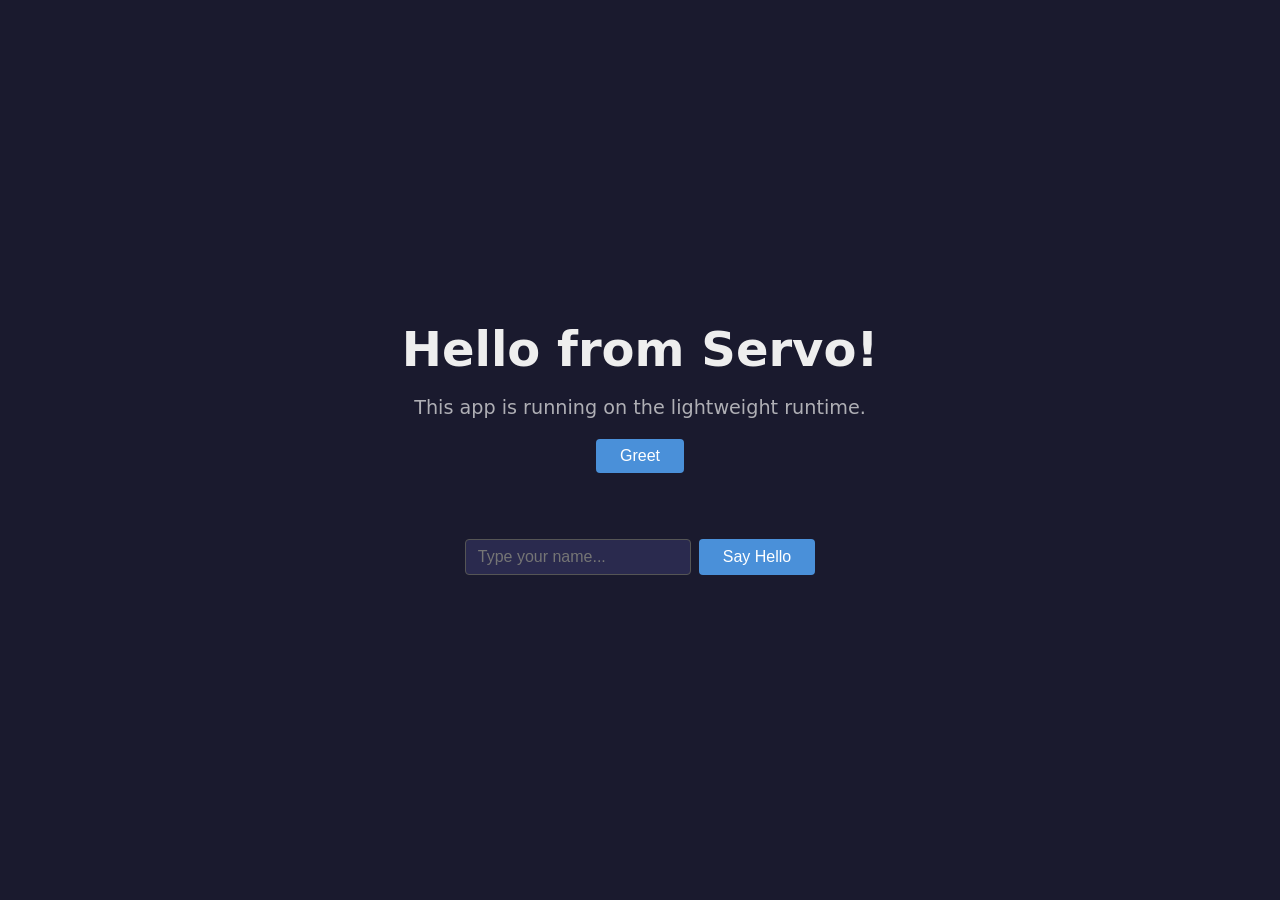
<file: examples/hello-world/frontend/index.html>
<!DOCTYPE html>
<html>
<head>
    <meta charset="utf-8">
    <title>Hello World</title>
    <style>
        body {
            font-family: system-ui, sans-serif;
            display: flex;
            justify-content: center;
            align-items: center;
            min-height: 100vh;
            margin: 0;
            background: #1a1a2e;
            color: #eee;
        }
        .container { text-align: center; max-width: 500px; }
        h1 { font-size: 3rem; margin-bottom: 0.5rem; }
        p { font-size: 1.2rem; opacity: 0.7; }
        button {
            padding: 0.5rem 1.5rem;
            font-size: 1rem;
            border: none;
            border-radius: 4px;
            background: #4a90d9;
            color: #fff;
            cursor: pointer;
        }
        button:hover { background: #357abd; }
        #result { margin-top: 1rem; font-size: 1.1rem; min-height: 1.5em; }
        .input-row {
            display: flex;
            gap: 0.5rem;
            margin-top: 1.5rem;
            justify-content: center;
        }
        input[type="text"] {
            padding: 0.5rem 0.75rem;
            font-size: 1rem;
            border: 1px solid #555;
            border-radius: 4px;
            background: #2a2a4e;
            color: #eee;
            outline: none;
            width: 200px;
        }
        input[type="text"]:focus {
            border-color: #4a90d9;
        }
        #echo-result {
            margin-top: 0.75rem;
            font-size: 1rem;
            opacity: 0.8;
            min-height: 1.5em;
        }
    </style>
</head>
<body>
    <div class="container">
        <h1>Hello from Servo!</h1>
        <p>This app is running on the lightweight runtime.</p>

        <button onclick="greet()">Greet</button>
        <div id="result"></div>

        <div class="input-row">
            <input type="text" id="name-input" placeholder="Type your name...">
            <button onclick="greetByName()">Say Hello</button>
        </div>
        <div id="echo-result"></div>
    </div>
    <script>
        async function greet() {
            if (!window.__runtime) return;
            const response = await window.__runtime.invoke('greet', { name: 'Servo' });
            document.getElementById('result').textContent = response.greeting;
        }

        async function greetByName() {
            if (!window.__runtime) return;
            const name = document.getElementById('name-input').value || 'World';
            const response = await window.__runtime.invoke('greet', { name });
            document.getElementById('echo-result').textContent = response.greeting;
        }

        document.getElementById('name-input').addEventListener('keydown', function(e) {
            if (e.key === 'Enter') greetByName();
        });
    </script>
</body>
</html>
</file>
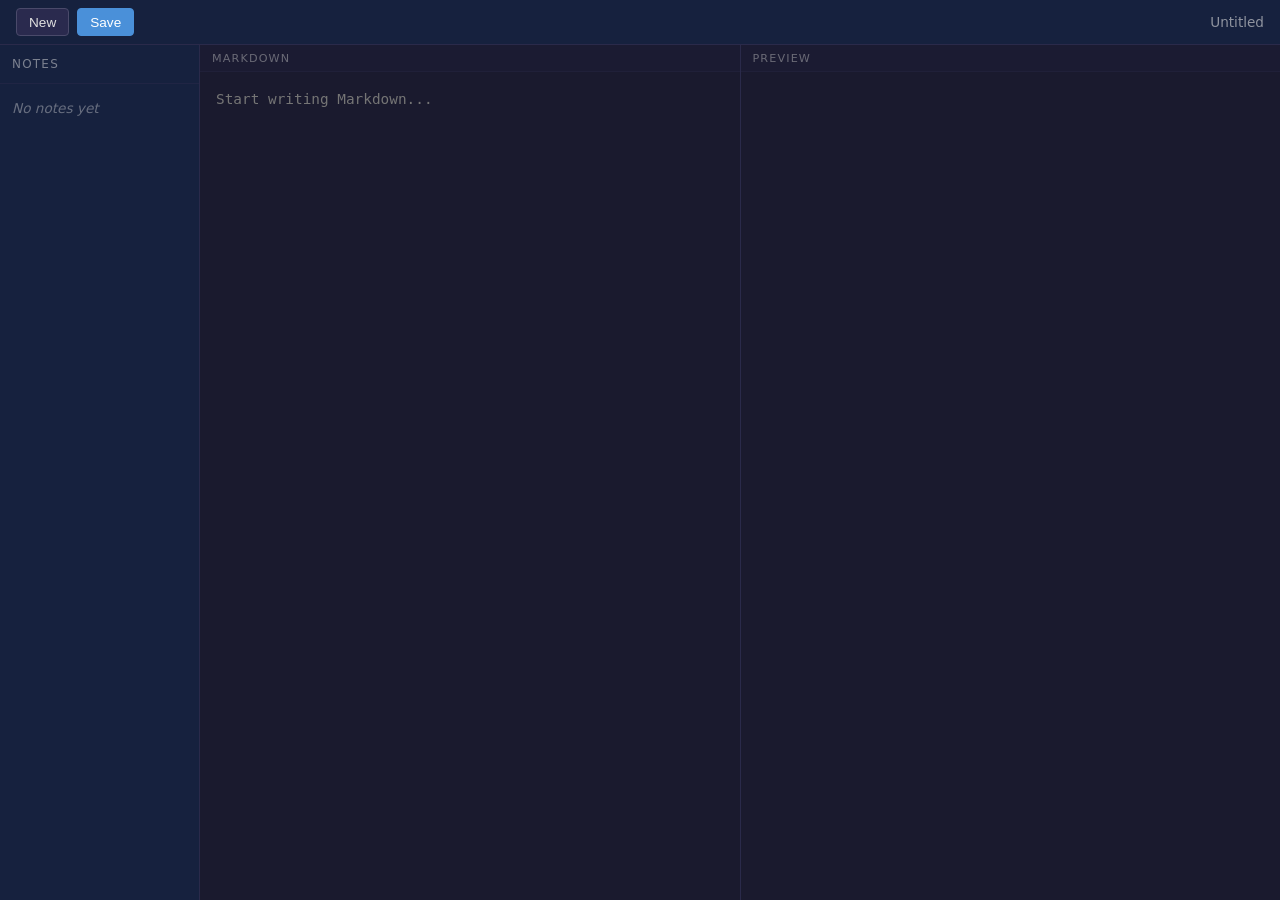
<file: examples/markdown-notes/frontend/index.html>
<!DOCTYPE html>
<html>
<head>
    <meta charset="utf-8">
    <title>Markdown Notes</title>
    <style>
        * { margin: 0; padding: 0; box-sizing: border-box; }

        body {
            font-family: system-ui, -apple-system, sans-serif;
            background: #1a1a2e;
            color: #e0e0e0;
            height: 100vh;
            display: flex;
            flex-direction: column;
            overflow: hidden;
        }

        /* Toolbar */
        .toolbar {
            display: flex;
            align-items: center;
            gap: 0.5rem;
            padding: 0.5rem 1rem;
            background: #16213e;
            border-bottom: 1px solid #2a2a4a;
        }
        .toolbar button {
            padding: 0.35rem 0.75rem;
            font-size: 0.85rem;
            border: 1px solid #4a4a6a;
            border-radius: 4px;
            background: #2a2a4e;
            color: #e0e0e0;
            cursor: pointer;
        }
        .toolbar button:hover { background: #3a3a5e; }
        .toolbar button.primary {
            background: #4a90d9;
            border-color: #4a90d9;
            color: #fff;
        }
        .toolbar button.primary:hover { background: #357abd; }
        .toolbar .note-name {
            margin-left: auto;
            font-size: 0.85rem;
            opacity: 0.6;
        }

        /* Main layout */
        .main {
            display: flex;
            flex: 1;
            min-height: 0;
        }

        /* Sidebar */
        .sidebar {
            width: 200px;
            background: #16213e;
            border-right: 1px solid #2a2a4a;
            display: flex;
            flex-direction: column;
            overflow: hidden;
        }
        .sidebar-header {
            padding: 0.75rem;
            font-size: 0.75rem;
            text-transform: uppercase;
            letter-spacing: 0.1em;
            opacity: 0.5;
            border-bottom: 1px solid #2a2a4a;
        }
        .sidebar-list {
            flex: 1;
            overflow-y: auto;
        }
        .sidebar-item {
            display: flex;
            align-items: center;
            padding: 0.5rem 0.75rem;
            cursor: pointer;
            font-size: 0.9rem;
            border-bottom: 1px solid rgba(255,255,255,0.05);
        }
        .sidebar-item:hover { background: rgba(255,255,255,0.05); }
        .sidebar-item.active { background: rgba(74,144,217,0.2); }
        .sidebar-item .name { flex: 1; overflow: hidden; text-overflow: ellipsis; white-space: nowrap; }
        .sidebar-item .delete {
            opacity: 0;
            padding: 0 0.25rem;
            cursor: pointer;
            color: #e74c3c;
        }
        .sidebar-item:hover .delete { opacity: 0.7; }
        .sidebar-item .delete:hover { opacity: 1; }
        .sidebar-empty {
            padding: 1rem 0.75rem;
            font-size: 0.85rem;
            opacity: 0.4;
            font-style: italic;
        }

        /* Editor + Preview */
        .editor-area {
            flex: 1;
            display: flex;
            min-width: 0;
        }
        .editor-pane, .preview-pane {
            flex: 1;
            min-width: 0;
            display: flex;
            flex-direction: column;
        }
        .pane-header {
            padding: 0.4rem 0.75rem;
            font-size: 0.7rem;
            text-transform: uppercase;
            letter-spacing: 0.1em;
            opacity: 0.4;
            background: #1e1e3a;
            border-bottom: 1px solid #2a2a4a;
        }
        .editor-pane { border-right: 1px solid #2a2a4a; }

        textarea {
            flex: 1;
            width: 100%;
            padding: 1rem;
            background: #1a1a2e;
            color: #e0e0e0;
            border: none;
            outline: none;
            resize: none;
            font-family: 'Fira Code', 'Cascadia Code', 'Consolas', monospace;
            font-size: 0.9rem;
            line-height: 1.6;
            tab-size: 4;
        }

        .preview {
            flex: 1;
            padding: 1rem;
            overflow-y: auto;
            line-height: 1.6;
        }

        /* Markdown preview styles */
        .preview h1 { font-size: 1.8rem; margin: 0 0 0.75rem; color: #fff; border-bottom: 1px solid #2a2a4a; padding-bottom: 0.3rem; }
        .preview h2 { font-size: 1.4rem; margin: 1.2rem 0 0.5rem; color: #fff; border-bottom: 1px solid #2a2a4a; padding-bottom: 0.2rem; }
        .preview h3 { font-size: 1.15rem; margin: 1rem 0 0.4rem; color: #fff; }
        .preview h4, .preview h5, .preview h6 { font-size: 1rem; margin: 0.8rem 0 0.3rem; color: #ccc; }
        .preview p { margin: 0 0 0.75rem; }
        .preview a { color: #4a90d9; text-decoration: none; }
        .preview a:hover { text-decoration: underline; }
        .preview strong { color: #fff; }
        .preview code {
            background: #2a2a4e;
            padding: 0.15rem 0.35rem;
            border-radius: 3px;
            font-family: 'Fira Code', monospace;
            font-size: 0.85em;
        }
        .preview pre {
            background: #16213e;
            padding: 0.75rem 1rem;
            border-radius: 6px;
            overflow-x: auto;
            margin: 0 0 0.75rem;
        }
        .preview pre code { background: none; padding: 0; }
        .preview blockquote {
            border-left: 3px solid #4a90d9;
            padding: 0.25rem 0.75rem;
            margin: 0 0 0.75rem;
            opacity: 0.8;
        }
        .preview ul, .preview ol { padding-left: 1.5rem; margin: 0 0 0.75rem; }
        .preview li { margin: 0.2rem 0; }
        .preview hr { border: none; border-top: 1px solid #2a2a4a; margin: 1rem 0; }
        .preview img { max-width: 100%; border-radius: 4px; }
        .preview table { border-collapse: collapse; margin: 0 0 0.75rem; width: 100%; }
        .preview th, .preview td { border: 1px solid #2a2a4a; padding: 0.4rem 0.6rem; text-align: left; }
        .preview th { background: #16213e; }

        /* Save dialog */
        .dialog-overlay {
            display: none;
            position: fixed;
            inset: 0;
            background: rgba(0,0,0,0.6);
            z-index: 100;
            align-items: center;
            justify-content: center;
        }
        .dialog-overlay.active { display: flex; }
        .dialog {
            background: #1e1e3a;
            border: 1px solid #4a4a6a;
            border-radius: 8px;
            padding: 1.5rem;
            min-width: 300px;
        }
        .dialog h3 { margin-bottom: 1rem; color: #fff; }
        .dialog input {
            width: 100%;
            padding: 0.5rem;
            background: #2a2a4e;
            border: 1px solid #4a4a6a;
            border-radius: 4px;
            color: #e0e0e0;
            font-size: 0.9rem;
            outline: none;
            margin-bottom: 1rem;
        }
        .dialog input:focus { border-color: #4a90d9; }
        .dialog-buttons { display: flex; gap: 0.5rem; justify-content: flex-end; }
    </style>
</head>
<body>
    <div class="toolbar">
        <button onclick="newNote()">New</button>
        <button class="primary" onclick="showSaveDialog()">Save</button>
        <span class="note-name" id="current-name">Untitled</span>
    </div>

    <div class="main">
        <div class="sidebar">
            <div class="sidebar-header">Notes</div>
            <div class="sidebar-list" id="note-list">
                <div class="sidebar-empty">No notes yet</div>
            </div>
        </div>

        <div class="editor-area">
            <div class="editor-pane">
                <div class="pane-header">Markdown</div>
                <textarea id="editor" placeholder="Start writing Markdown..."></textarea>
            </div>
            <div class="preview-pane">
                <div class="pane-header">Preview</div>
                <div class="preview" id="preview"></div>
            </div>
        </div>
    </div>

    <div class="dialog-overlay" id="save-dialog">
        <div class="dialog">
            <h3>Save Note</h3>
            <input type="text" id="save-name" placeholder="Note name...">
            <div class="dialog-buttons">
                <button onclick="hideSaveDialog()">Cancel</button>
                <button class="primary" onclick="saveNote()">Save</button>
            </div>
        </div>
    </div>

    <script>
        let currentNote = null;
        let renderTimeout = null;
        const editor = document.getElementById('editor');
        const preview = document.getElementById('preview');

        editor.addEventListener('input', () => {
            clearTimeout(renderTimeout);
            renderTimeout = setTimeout(renderPreview, 150);
        });

        async function renderPreview() {
            if (!window.__runtime) return;
            const md = editor.value;
            if (!md.trim()) {
                preview.innerHTML = '<p style="opacity:0.3;font-style:italic">Preview will appear here...</p>';
                return;
            }
            const result = await window.__runtime.invoke('render_markdown', { markdown: md });
            preview.innerHTML = result.html;
        }

        async function loadNoteList() {
            if (!window.__runtime) return;
            const result = await window.__runtime.invoke('list_notes');
            const list = document.getElementById('note-list');

            if (result.notes.length === 0) {
                list.innerHTML = '<div class="sidebar-empty">No notes yet</div>';
                return;
            }

            list.innerHTML = result.notes.map(name => `
                <div class="sidebar-item ${name === currentNote ? 'active' : ''}" onclick="loadNote('${name}')">
                    <span class="name">${name}</span>
                    <span class="delete" onclick="event.stopPropagation(); deleteNote('${name}')">×</span>
                </div>
            `).join('');
        }

        async function loadNote(name) {
            if (!window.__runtime) return;
            const result = await window.__runtime.invoke('load_note', { name });
            currentNote = name;
            editor.value = result.content;
            document.getElementById('current-name').textContent = name;
            renderPreview();
            loadNoteList();
        }

        function newNote() {
            currentNote = null;
            editor.value = '';
            preview.innerHTML = '';
            document.getElementById('current-name').textContent = 'Untitled';
            loadNoteList();
        }

        function showSaveDialog() {
            const dialog = document.getElementById('save-dialog');
            const input = document.getElementById('save-name');
            input.value = currentNote || '';
            dialog.classList.add('active');
            input.focus();
        }

        function hideSaveDialog() {
            document.getElementById('save-dialog').classList.remove('active');
        }

        async function saveNote() {
            if (!window.__runtime) return;
            const name = document.getElementById('save-name').value.trim();
            if (!name) return;

            await window.__runtime.invoke('save_note', {
                name: name,
                content: editor.value,
            });

            currentNote = name;
            document.getElementById('current-name').textContent = name;
            hideSaveDialog();
            loadNoteList();
        }

        async function deleteNote(name) {
            if (!window.__runtime) return;
            await window.__runtime.invoke('delete_note', { name });
            if (currentNote === name) {
                newNote();
            }
            loadNoteList();
        }

        document.getElementById('save-name').addEventListener('keydown', (e) => {
            if (e.key === 'Enter') saveNote();
            if (e.key === 'Escape') hideSaveDialog();
        });

        // Ctrl+S to save
        document.addEventListener('keydown', (e) => {
            if ((e.ctrlKey || e.metaKey) && e.key === 's') {
                e.preventDefault();
                if (currentNote) {
                    // Quick save to existing name
                    window.__runtime.invoke('save_note', {
                        name: currentNote,
                        content: editor.value,
                    });
                } else {
                    showSaveDialog();
                }
            }
        });

        // Load notes on startup
        setTimeout(loadNoteList, 500);
    </script>
</body>
</html>
</file>
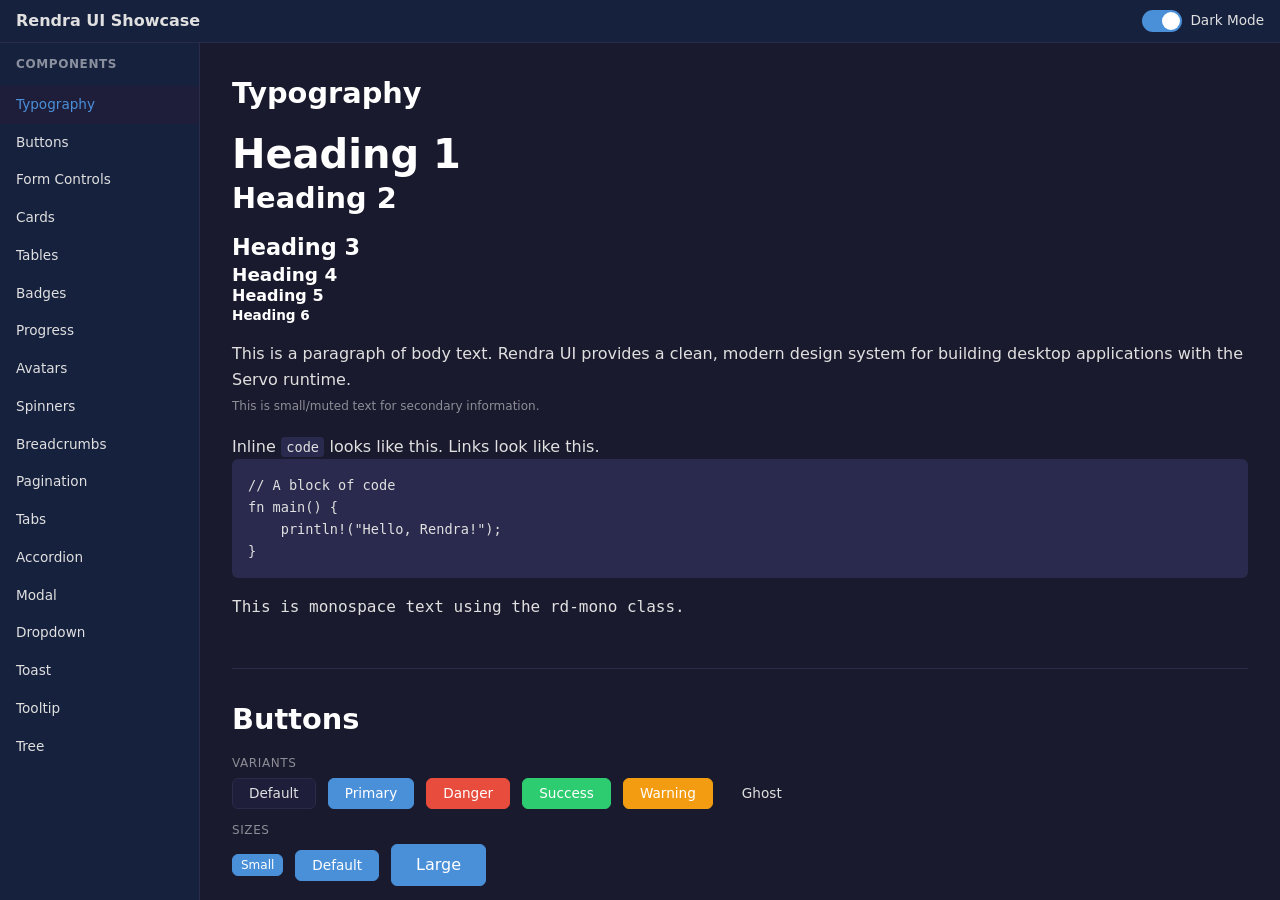
<file: examples/showcase/frontend/index.html>
<!DOCTYPE html>
<html lang="en" data-theme="dark">
<head>
  <meta charset="UTF-8">
  <meta name="viewport" content="width=device-width, initial-scale=1.0">
  <title>Rendra UI Showcase</title>
  <link rel="stylesheet" href="../../../lib/ui/rendra-ui.css">
  <style>
    /* Minimal layout-only styles — all component styling comes from Rendra UI */
    .showcase-content {
      flex: 1;
      overflow-y: auto;
      padding: var(--rd-space-2xl);
    }
    .showcase-section {
      margin-bottom: var(--rd-space-2xl);
      padding-bottom: var(--rd-space-2xl);
      border-bottom: 1px solid var(--rd-color-border);
    }
    .showcase-section:last-child {
      border-bottom: none;
    }
    .showcase-section h2 {
      margin-bottom: var(--rd-space-lg);
    }
    .showcase-row {
      display: flex;
      flex-wrap: wrap;
      align-items: center;
      gap: var(--rd-space-md);
      margin-bottom: var(--rd-space-md);
    }
    .showcase-label {
      font-size: var(--rd-font-size-xs);
      color: var(--rd-color-text-muted);
      text-transform: uppercase;
      letter-spacing: 0.05em;
      margin-bottom: var(--rd-space-xs);
    }
    .showcase-block {
      margin-bottom: var(--rd-space-lg);
    }
    .showcase-spacer {
      height: var(--rd-space-md);
    }
    .form-field {
      max-width: 320px;
      margin-bottom: var(--rd-space-md);
    }
    .toolbar-spacer {
      flex: 1;
    }
  </style>
</head>
<body>
  <div class="rd-app">
    <!-- Toolbar -->
    <div class="rd-toolbar">
      <strong>Rendra UI Showcase</strong>
      <div class="toolbar-spacer"></div>
      <label class="rd-toggle" data-tooltip="Switch theme">
        <input type="checkbox" id="theme-toggle">
        <span>Dark Mode</span>
      </label>
    </div>

    <div class="rd-app-body">
      <!-- Sidebar Navigation -->
      <nav class="rd-sidebar">
        <div class="rd-sidebar-header">Components</div>
        <a class="rd-sidebar-item active" href="#typography">Typography</a>
        <a class="rd-sidebar-item" href="#buttons">Buttons</a>
        <a class="rd-sidebar-item" href="#form-controls">Form Controls</a>
        <a class="rd-sidebar-item" href="#cards">Cards</a>
        <a class="rd-sidebar-item" href="#tables">Tables</a>
        <a class="rd-sidebar-item" href="#badges">Badges</a>
        <a class="rd-sidebar-item" href="#progress">Progress</a>
        <a class="rd-sidebar-item" href="#avatars">Avatars</a>
        <a class="rd-sidebar-item" href="#spinners">Spinners</a>
        <a class="rd-sidebar-item" href="#breadcrumbs">Breadcrumbs</a>
        <a class="rd-sidebar-item" href="#pagination">Pagination</a>
        <a class="rd-sidebar-item" href="#tabs">Tabs</a>
        <a class="rd-sidebar-item" href="#accordion">Accordion</a>
        <a class="rd-sidebar-item" href="#modal">Modal</a>
        <a class="rd-sidebar-item" href="#dropdown">Dropdown</a>
        <a class="rd-sidebar-item" href="#toast">Toast</a>
        <a class="rd-sidebar-item" href="#tooltip">Tooltip</a>
        <a class="rd-sidebar-item" href="#tree">Tree</a>
      </nav>

      <!-- Main Content -->
      <main class="showcase-content">

        <!-- Typography -->
        <section id="typography" class="showcase-section">
          <h2>Typography</h2>
          <div class="showcase-block">
            <h1>Heading 1</h1>
            <h2>Heading 2</h2>
            <h3>Heading 3</h3>
            <h4>Heading 4</h4>
            <h5>Heading 5</h5>
            <h6>Heading 6</h6>
          </div>
          <div class="showcase-block">
            <p>This is a paragraph of body text. Rendra UI provides a clean, modern design system for building desktop applications with the Servo runtime.</p>
            <p><small>This is small/muted text for secondary information.</small></p>
          </div>
          <div class="showcase-block">
            <p>Inline <code>code</code> looks like this. Links look like <a href="#typography">this</a>.</p>
            <pre><code>// A block of code
fn main() {
    println!("Hello, Rendra!");
}</code></pre>
          </div>
          <div class="showcase-block">
            <p class="rd-mono">This is monospace text using the rd-mono class.</p>
          </div>
        </section>

        <!-- Buttons -->
        <section id="buttons" class="showcase-section">
          <h2>Buttons</h2>
          <div class="showcase-label">Variants</div>
          <div class="showcase-row">
            <button class="rd-btn">Default</button>
            <button class="rd-btn rd-btn-primary">Primary</button>
            <button class="rd-btn rd-btn-danger">Danger</button>
            <button class="rd-btn rd-btn-success">Success</button>
            <button class="rd-btn rd-btn-warning">Warning</button>
            <button class="rd-btn rd-btn-ghost">Ghost</button>
          </div>
          <div class="showcase-label">Sizes</div>
          <div class="showcase-row">
            <button class="rd-btn rd-btn-primary rd-btn-sm">Small</button>
            <button class="rd-btn rd-btn-primary">Default</button>
            <button class="rd-btn rd-btn-primary rd-btn-lg">Large</button>
          </div>
          <div class="showcase-label">States</div>
          <div class="showcase-row">
            <button class="rd-btn rd-btn-primary" disabled>Disabled</button>
            <button class="rd-btn rd-btn-icon rd-btn-primary" data-tooltip="Icon button">+</button>
          </div>
          <div class="showcase-label">Button Group</div>
          <div class="showcase-row">
            <div class="rd-btn-group">
              <button class="rd-btn">Left</button>
              <button class="rd-btn">Center</button>
              <button class="rd-btn">Right</button>
            </div>
          </div>
        </section>

        <!-- Form Controls -->
        <section id="form-controls" class="showcase-section">
          <h2>Form Controls</h2>

          <div class="showcase-label">Text Input</div>
          <div class="form-field">
            <input type="text" class="rd-input" placeholder="Default input">
          </div>
          <div class="form-field">
            <input type="text" class="rd-input rd-input-sm" placeholder="Small input">
          </div>
          <div class="form-field">
            <input type="text" class="rd-input rd-input-lg" placeholder="Large input">
          </div>
          <div class="form-field">
            <input type="text" class="rd-input" placeholder="Disabled" disabled>
          </div>

          <div class="showcase-label">Input Group</div>
          <div class="form-field">
            <div class="rd-input-group">
              <span class="rd-input-addon">https://</span>
              <input type="text" class="rd-input" placeholder="example.com">
            </div>
          </div>
          <div class="form-field">
            <div class="rd-input-group">
              <input type="text" class="rd-input" placeholder="Search...">
              <span class="rd-input-addon">Go</span>
            </div>
          </div>

          <div class="showcase-label">Textarea</div>
          <div class="form-field">
            <textarea class="rd-textarea" placeholder="Enter your message..."></textarea>
          </div>

          <div class="showcase-label">Select</div>
          <div class="form-field">
            <select class="rd-select">
              <option>Choose an option</option>
              <option>Option One</option>
              <option>Option Two</option>
              <option>Option Three</option>
            </select>
          </div>

          <div class="showcase-label">Checkboxes</div>
          <div class="showcase-row">
            <label class="rd-checkbox"><input type="checkbox" checked> Checked</label>
            <label class="rd-checkbox"><input type="checkbox"> Unchecked</label>
            <label class="rd-checkbox"><input type="checkbox" disabled> Disabled</label>
          </div>

          <div class="showcase-label">Radio Buttons</div>
          <div class="showcase-row">
            <label class="rd-radio"><input type="radio" name="radio-demo" checked> Option A</label>
            <label class="rd-radio"><input type="radio" name="radio-demo"> Option B</label>
            <label class="rd-radio"><input type="radio" name="radio-demo"> Option C</label>
          </div>

          <div class="showcase-label">Toggle</div>
          <div class="showcase-row">
            <label class="rd-toggle"><input type="checkbox" checked> Enabled</label>
            <label class="rd-toggle"><input type="checkbox"> Disabled feature</label>
          </div>
        </section>

        <!-- Cards -->
        <section id="cards" class="showcase-section">
          <h2>Cards</h2>
          <div class="rd-grid rd-grid-3">
            <div class="rd-card">
              <div class="rd-card-header">Card Title</div>
              <div class="rd-card-body">
                <p>This is a standard card with a header, body, and footer. Cards are useful for grouping related content.</p>
              </div>
              <div class="rd-card-footer">
                <button class="rd-btn rd-btn-primary rd-btn-sm">Action</button>
              </div>
            </div>
            <div class="rd-card">
              <div class="rd-card-header">Statistics</div>
              <div class="rd-card-body">
                <h3>1,234</h3>
                <p><small>Active connections</small></p>
              </div>
            </div>
            <div class="rd-card">
              <div class="rd-card-header">Status</div>
              <div class="rd-card-body">
                <p><span class="rd-badge rd-badge-success">Online</span></p>
                <div class="showcase-spacer"></div>
                <p>All systems operational. Last check 2 minutes ago.</p>
              </div>
              <div class="rd-card-footer">
                <button class="rd-btn rd-btn-ghost rd-btn-sm">View Details</button>
              </div>
            </div>
          </div>
        </section>

        <!-- Tables -->
        <section id="tables" class="showcase-section">
          <h2>Tables</h2>
          <div class="rd-card">
            <table class="rd-table">
              <thead>
                <tr>
                  <th>Name</th>
                  <th>Type</th>
                  <th>Status</th>
                  <th>Size</th>
                  <th>Modified</th>
                </tr>
              </thead>
              <tbody>
                <tr>
                  <td>runtime-core</td>
                  <td>Crate</td>
                  <td><span class="rd-badge rd-badge-success">Stable</span></td>
                  <td>142 KB</td>
                  <td>2 hours ago</td>
                </tr>
                <tr>
                  <td>runtime-ipc</td>
                  <td>Crate</td>
                  <td><span class="rd-badge rd-badge-success">Stable</span></td>
                  <td>89 KB</td>
                  <td>5 hours ago</td>
                </tr>
                <tr>
                  <td>runtime-sandbox</td>
                  <td>Crate</td>
                  <td><span class="rd-badge rd-badge-warning">Beta</span></td>
                  <td>203 KB</td>
                  <td>1 day ago</td>
                </tr>
                <tr>
                  <td>rendra-ui</td>
                  <td>Library</td>
                  <td><span class="rd-badge rd-badge-primary">Dev</span></td>
                  <td>54 KB</td>
                  <td>Just now</td>
                </tr>
                <tr>
                  <td>servo-engine</td>
                  <td>External</td>
                  <td><span class="rd-badge rd-badge-danger">Unstable</span></td>
                  <td>18.4 MB</td>
                  <td>3 days ago</td>
                </tr>
              </tbody>
            </table>
          </div>
        </section>

        <!-- Badges -->
        <section id="badges" class="showcase-section">
          <h2>Badges</h2>
          <div class="showcase-row">
            <span class="rd-badge">Default</span>
            <span class="rd-badge rd-badge-primary">Primary</span>
            <span class="rd-badge rd-badge-danger">Danger</span>
            <span class="rd-badge rd-badge-success">Success</span>
            <span class="rd-badge rd-badge-warning">Warning</span>
          </div>
          <div class="showcase-spacer"></div>
          <div class="showcase-row">
            <span class="rd-badge rd-badge-primary">v0.1.0</span>
            <span class="rd-badge rd-badge-success">Passed</span>
            <span class="rd-badge rd-badge-danger">3 errors</span>
            <span class="rd-badge rd-badge-warning">Deprecated</span>
            <span class="rd-badge">42</span>
          </div>
        </section>

        <!-- Progress -->
        <section id="progress" class="showcase-section">
          <h2>Progress</h2>
          <div class="showcase-block">
            <div class="showcase-label">25%</div>
            <div class="rd-progress"><div class="rd-progress-bar" style="width: 25%"></div></div>
          </div>
          <div class="showcase-block">
            <div class="showcase-label">50%</div>
            <div class="rd-progress"><div class="rd-progress-bar" style="width: 50%"></div></div>
          </div>
          <div class="showcase-block">
            <div class="showcase-label">75%</div>
            <div class="rd-progress"><div class="rd-progress-bar" style="width: 75%"></div></div>
          </div>
          <div class="showcase-block">
            <div class="showcase-label">100%</div>
            <div class="rd-progress"><div class="rd-progress-bar" style="width: 100%"></div></div>
          </div>
        </section>

        <!-- Avatars -->
        <section id="avatars" class="showcase-section">
          <h2>Avatars</h2>
          <div class="showcase-row">
            <div class="rd-avatar rd-avatar-sm">S</div>
            <div class="rd-avatar">M</div>
            <div class="rd-avatar rd-avatar-lg">L</div>
          </div>
          <div class="showcase-spacer"></div>
          <div class="showcase-row">
            <div class="rd-avatar rd-avatar-sm">AB</div>
            <div class="rd-avatar">CD</div>
            <div class="rd-avatar rd-avatar-lg">EF</div>
          </div>
        </section>

        <!-- Spinners -->
        <section id="spinners" class="showcase-section">
          <h2>Spinners</h2>
          <div class="showcase-row">
            <div class="rd-spinner rd-spinner-sm"></div>
            <div class="rd-spinner"></div>
            <div class="rd-spinner rd-spinner-lg"></div>
          </div>
        </section>

        <!-- Breadcrumbs -->
        <section id="breadcrumbs" class="showcase-section">
          <h2>Breadcrumbs</h2>
          <nav class="rd-breadcrumb">
            <a class="rd-breadcrumb-item" href="#breadcrumbs">Home</a>
            <a class="rd-breadcrumb-item" href="#breadcrumbs">Components</a>
            <a class="rd-breadcrumb-item" href="#breadcrumbs">Library</a>
            <span class="rd-breadcrumb-item">Breadcrumbs</span>
          </nav>
        </section>

        <!-- Pagination -->
        <section id="pagination" class="showcase-section">
          <h2>Pagination</h2>
          <div class="rd-pagination">
            <button class="rd-pagination-item">&laquo;</button>
            <button class="rd-pagination-item">1</button>
            <button class="rd-pagination-item">2</button>
            <button class="rd-pagination-item active">3</button>
            <button class="rd-pagination-item">4</button>
            <button class="rd-pagination-item">5</button>
            <button class="rd-pagination-item">&raquo;</button>
          </div>
        </section>

        <!-- Tabs -->
        <section id="tabs" class="showcase-section">
          <h2>Tabs</h2>
          <div class="rd-tabs">
            <button class="rd-tab active" data-tab="tab-overview">Overview</button>
            <button class="rd-tab" data-tab="tab-features">Features</button>
            <button class="rd-tab" data-tab="tab-config">Configuration</button>
          </div>
          <div id="tab-overview" class="rd-tab-panel active">
            <p>Rendra UI is a lightweight component library designed for desktop applications running on the Servo rendering engine. It provides a consistent, theme-aware design system with zero external dependencies.</p>
          </div>
          <div id="tab-features" class="rd-tab-panel">
            <p>Dark and light themes with CSS custom properties. Fully interactive components powered by vanilla JavaScript. Semantic HTML structure with accessible markup. Designed for Servo's rendering capabilities.</p>
          </div>
          <div id="tab-config" class="rd-tab-panel">
            <pre><code>[app]
name = "my-app"
version = "0.1.0"

[window]
title = "My Rendra App"
width = 1200
height = 800</code></pre>
          </div>
        </section>

        <!-- Accordion -->
        <section id="accordion" class="showcase-section">
          <h2>Accordion</h2>
          <div class="rd-accordion" data-accordion-single>
            <div class="rd-accordion-item active">
              <button class="rd-accordion-header">What is Rendra?</button>
              <div class="rd-accordion-content">
                <p>Rendra is a desktop application runtime built on the Servo web engine. It lets you build native desktop apps using HTML, CSS, and JavaScript with Rust-powered backends.</p>
              </div>
            </div>
            <div class="rd-accordion-item">
              <button class="rd-accordion-header">How does IPC work?</button>
              <div class="rd-accordion-content">
                <p>IPC commands are registered in Rust using the CommandHandler trait. The frontend can invoke these commands through the Rendra bridge, receiving JSON responses asynchronously.</p>
              </div>
            </div>
            <div class="rd-accordion-item">
              <button class="rd-accordion-header">Can I use custom CSS?</button>
              <div class="rd-accordion-content">
                <p>Yes. Rendra UI provides design tokens as CSS custom properties. You can extend or override them to match your application's branding while keeping the component structure.</p>
              </div>
            </div>
          </div>
        </section>

        <!-- Modal -->
        <section id="modal" class="showcase-section">
          <h2>Modal</h2>
          <button class="rd-btn rd-btn-primary" data-modal-open="demo-modal">Open Modal</button>

          <div id="demo-modal" class="rd-modal-overlay">
            <div class="rd-modal">
              <div class="rd-modal-header">
                <span>Modal Title</span>
                <button class="rd-btn rd-btn-ghost rd-btn-sm rd-btn-icon" data-modal-close>&times;</button>
              </div>
              <div class="rd-modal-body">
                <p>This is a modal dialog. It can contain any content and is dismissed by clicking the close button, the overlay background, or pressing Escape.</p>
                <div class="showcase-spacer"></div>
                <div class="form-field">
                  <input type="text" class="rd-input" placeholder="Try typing here...">
                </div>
              </div>
              <div class="rd-modal-footer">
                <button class="rd-btn" data-modal-close>Cancel</button>
                <button class="rd-btn rd-btn-primary" data-modal-close>Confirm</button>
              </div>
            </div>
          </div>
        </section>

        <!-- Dropdown -->
        <section id="dropdown" class="showcase-section">
          <h2>Dropdown</h2>
          <div class="showcase-row">
            <div class="rd-dropdown">
              <button class="rd-btn rd-dropdown-trigger">File Menu &#9662;</button>
              <div class="rd-dropdown-menu">
                <button class="rd-dropdown-item">New File</button>
                <button class="rd-dropdown-item">Open...</button>
                <button class="rd-dropdown-item">Save</button>
                <button class="rd-dropdown-item">Save As...</button>
                <button class="rd-dropdown-item">Export</button>
              </div>
            </div>

            <div class="rd-dropdown">
              <button class="rd-btn rd-btn-primary rd-dropdown-trigger">Actions &#9662;</button>
              <div class="rd-dropdown-menu">
                <button class="rd-dropdown-item">Build Project</button>
                <button class="rd-dropdown-item">Run Tests</button>
                <button class="rd-dropdown-item">Deploy</button>
              </div>
            </div>
          </div>
        </section>

        <!-- Toast -->
        <section id="toast" class="showcase-section">
          <h2>Toast</h2>
          <div class="showcase-row">
            <button class="rd-btn" onclick="Rendra.toast('This is an info toast.')">Info Toast</button>
            <button class="rd-btn rd-btn-success" onclick="Rendra.toast('Build completed successfully!', {type: 'success'})">Success Toast</button>
            <button class="rd-btn rd-btn-danger" onclick="Rendra.toast('Connection failed.', {type: 'danger'})">Danger Toast</button>
            <button class="rd-btn rd-btn-warning" onclick="Rendra.toast('Disk space running low.', {type: 'warning'})">Warning Toast</button>
          </div>
        </section>

        <!-- Tooltip -->
        <section id="tooltip" class="showcase-section">
          <h2>Tooltip</h2>
          <div class="showcase-row">
            <button class="rd-btn" data-tooltip="This is a tooltip">Hover me</button>
            <button class="rd-btn rd-btn-primary" data-tooltip="Primary action tooltip">Primary</button>
            <span class="rd-badge rd-badge-success" data-tooltip="All checks passed">Passing</span>
            <span class="rd-badge rd-badge-warning" data-tooltip="2 warnings found">Warnings</span>
          </div>
        </section>

        <!-- Tree -->
        <section id="tree" class="showcase-section">
          <h2>Tree</h2>
          <div class="rd-card">
            <div class="rd-card-body">
              <div class="rd-tree">
                <div class="rd-tree-node active">&#9660; servo-runtime</div>
                <div class="rd-tree-children expanded">
                  <div class="rd-tree-node">&#9654; crates</div>
                  <div class="rd-tree-children">
                    <div class="rd-tree-node">runtime-core</div>
                    <div class="rd-tree-node">runtime-ipc</div>
                    <div class="rd-tree-node">runtime-sandbox</div>
                  </div>

                  <div class="rd-tree-node">&#9654; examples</div>
                  <div class="rd-tree-children">
                    <div class="rd-tree-node">hello-world</div>
                    <div class="rd-tree-node">markdown-notes</div>
                    <div class="rd-tree-node">showcase</div>
                  </div>

                  <div class="rd-tree-node">&#9654; lib</div>
                  <div class="rd-tree-children">
                    <div class="rd-tree-node">&#9654; ui</div>
                    <div class="rd-tree-children">
                      <div class="rd-tree-node">rendra-ui.css</div>
                      <div class="rd-tree-node">rendra-ui.js</div>
                    </div>
                  </div>

                  <div class="rd-tree-node">Cargo.toml</div>
                </div>
              </div>
            </div>
          </div>
        </section>

      </main>
    </div>
  </div>

  <script src="../../../lib/ui/rendra-ui.js"></script>
  <script>
    // Theme toggle
    var toggle = document.getElementById('theme-toggle');
    toggle.checked = true; // dark mode on by default
    toggle.addEventListener('change', function() {
      document.documentElement.setAttribute(
        'data-theme',
        toggle.checked ? 'dark' : 'light'
      );
    });

    // Sidebar active state on scroll
    var sections = document.querySelectorAll('.showcase-section');
    var navItems = document.querySelectorAll('.rd-sidebar-item');
    var content = document.querySelector('.showcase-content');

    content.addEventListener('scroll', function() {
      var scrollTop = content.scrollTop;
      var current = '';
      for (var i = 0; i < sections.length; i++) {
        if (sections[i].offsetTop - 80 <= scrollTop) {
          current = sections[i].getAttribute('id');
        }
      }
      for (var j = 0; j < navItems.length; j++) {
        navItems[j].classList.remove('active');
        if (navItems[j].getAttribute('href') === '#' + current) {
          navItems[j].classList.add('active');
        }
      }
    });

    // Smooth scroll for sidebar links
    for (var k = 0; k < navItems.length; k++) {
      navItems[k].addEventListener('click', function(e) {
        e.preventDefault();
        var targetId = this.getAttribute('href').substring(1);
        var target = document.getElementById(targetId);
        if (target) {
          content.scrollTo({ top: target.offsetTop - 20, behavior: 'smooth' });
        }
      });
    }
  </script>
</body>
</html>
</file>
<file: lib/ui/rendra-ui.css>
/* Rendra UI — Reset */

*,
*::before,
*::after {
  box-sizing: border-box;
  margin: 0;
  padding: 0;
}

html,
body {
  height: 100vh;
  overflow: hidden;
}

body {
  -webkit-font-smoothing: antialiased;
  -moz-osx-font-smoothing: grayscale;
  text-rendering: optimizeLegibility;
}

img,
picture,
video,
canvas,
svg {
  display: block;
  max-width: 100%;
}

input,
button,
textarea,
select {
  font: inherit;
  color: inherit;
}

a {
  color: inherit;
  text-decoration: none;
}

ul,
ol {
  list-style: none;
}

table {
  border-collapse: collapse;
  border-spacing: 0;
}
/* Rendra UI — Design Tokens */

:root {
  /* Background */
  --rd-color-bg-base: #1a1a2e;
  --rd-color-bg-surface: #16213e;
  --rd-color-bg-elevated: #1e1e3a;
  --rd-color-bg-input: #2a2a4e;

  /* Borders */
  --rd-color-border: #2a2a4a;
  --rd-color-border-strong: #4a4a6a;

  /* Text */
  --rd-color-text: #e0e0e0;
  --rd-color-text-strong: #ffffff;
  --rd-color-text-muted: rgba(255, 255, 255, 0.5);

  /* Accent colors */
  --rd-color-primary: #4a90d9;
  --rd-color-primary-hover: #357abd;
  --rd-color-danger: #e74c3c;
  --rd-color-danger-hover: #c0392b;
  --rd-color-success: #2ecc71;
  --rd-color-success-hover: #27ae60;
  --rd-color-warning: #f39c12;
  --rd-color-warning-hover: #e67e22;

  /* Spacing */
  --rd-space-xs: 0.25rem;
  --rd-space-sm: 0.5rem;
  --rd-space-md: 0.75rem;
  --rd-space-lg: 1rem;
  --rd-space-xl: 1.5rem;
  --rd-space-2xl: 2rem;

  /* Border radius */
  --rd-radius-sm: 4px;
  --rd-radius-md: 6px;
  --rd-radius-lg: 8px;
  --rd-radius-full: 9999px;

  /* Typography */
  --rd-font-sans: system-ui, -apple-system, sans-serif;
  --rd-font-mono: 'Fira Code', 'Cascadia Code', Consolas, monospace;
  --rd-font-size-xs: 0.75rem;
  --rd-font-size-sm: 0.85rem;
  --rd-font-size-base: 1rem;
  --rd-font-size-lg: 1.15rem;
  --rd-font-size-xl: 1.4rem;
  --rd-font-size-2xl: 1.8rem;
  --rd-font-size-3xl: 2.5rem;
  --rd-line-height: 1.6;

  /* Shadows */
  --rd-shadow-sm: 0 1px 3px rgba(0, 0, 0, 0.3);
  --rd-shadow-md: 0 4px 12px rgba(0, 0, 0, 0.4);
  --rd-shadow-lg: 0 8px 24px rgba(0, 0, 0, 0.5);

  /* Transitions */
  --rd-transition: 150ms ease;
}
/* Rendra UI — Dark Theme (default) */

[data-theme="dark"] {
  --rd-color-bg-base: #1a1a2e;
  --rd-color-bg-surface: #16213e;
  --rd-color-bg-elevated: #1e1e3a;
  --rd-color-bg-input: #2a2a4e;
  --rd-color-border: #2a2a4a;
  --rd-color-border-strong: #4a4a6a;
  --rd-color-text: #e0e0e0;
  --rd-color-text-strong: #ffffff;
  --rd-color-text-muted: rgba(255, 255, 255, 0.5);
  --rd-shadow-sm: 0 1px 3px rgba(0, 0, 0, 0.3);
  --rd-shadow-md: 0 4px 12px rgba(0, 0, 0, 0.4);
  --rd-shadow-lg: 0 8px 24px rgba(0, 0, 0, 0.5);
}
/* Rendra UI — Light Theme */

[data-theme="light"] {
  --rd-color-bg-base: #ffffff;
  --rd-color-bg-surface: #f5f5f7;
  --rd-color-bg-elevated: #ffffff;
  --rd-color-bg-input: #f0f0f2;
  --rd-color-border: #d1d1d6;
  --rd-color-border-strong: #a1a1aa;
  --rd-color-text: #1a1a2e;
  --rd-color-text-strong: #000000;
  --rd-color-text-muted: rgba(0, 0, 0, 0.5);
  --rd-shadow-sm: 0 1px 3px rgba(0, 0, 0, 0.1);
  --rd-shadow-md: 0 4px 12px rgba(0, 0, 0, 0.15);
  --rd-shadow-lg: 0 8px 24px rgba(0, 0, 0, 0.2);
}
/* Rendra UI — Typography */

body {
  font-family: var(--rd-font-sans);
  font-size: var(--rd-font-size-base);
  line-height: var(--rd-line-height);
  color: var(--rd-color-text);
  background-color: var(--rd-color-bg-base);
}

h1, h2, h3, h4, h5, h6 {
  color: var(--rd-color-text-strong);
  font-weight: 600;
  line-height: 1.3;
}

h1 { font-size: var(--rd-font-size-3xl); }
h2 { font-size: var(--rd-font-size-2xl); }
h3 { font-size: var(--rd-font-size-xl); }
h4 { font-size: var(--rd-font-size-lg); }
h5 { font-size: var(--rd-font-size-base); }
h6 { font-size: var(--rd-font-size-sm); }

code,
kbd,
samp {
  font-family: var(--rd-font-mono);
  font-size: var(--rd-font-size-sm);
  background: var(--rd-color-bg-input);
  padding: 0.15em 0.4em;
  border-radius: var(--rd-radius-sm);
}

pre {
  font-family: var(--rd-font-mono);
  font-size: var(--rd-font-size-sm);
  background: var(--rd-color-bg-input);
  padding: var(--rd-space-lg);
  border-radius: var(--rd-radius-md);
  overflow-x: auto;
}

pre code {
  background: none;
  padding: 0;
  border-radius: 0;
}

small {
  font-size: var(--rd-font-size-xs);
  color: var(--rd-color-text-muted);
}

.rd-mono {
  font-family: var(--rd-font-mono);
}
/* Rendra UI — App Shell */

.rd-app {
  display: flex;
  flex-direction: column;
  height: 100vh;
  overflow: hidden;
}

.rd-app-body {
  display: flex;
  flex-direction: row;
  flex: 1;
  min-height: 0;
}
/* Rendra UI — Grid (flexbox-based for Servo compatibility) */

.rd-grid {
  display: flex;
  flex-wrap: wrap;
  gap: var(--rd-space-lg);
}

.rd-grid-2 > * {
  flex: 1 1 calc(50% - var(--rd-space-lg));
  min-width: 200px;
}

.rd-grid-3 > * {
  flex: 1 1 calc(33.333% - var(--rd-space-lg));
  min-width: 200px;
}

.rd-grid-4 > * {
  flex: 1 1 calc(25% - var(--rd-space-lg));
  min-width: 150px;
}

.rd-gap-sm {
  gap: var(--rd-space-sm);
}

.rd-gap-md {
  gap: var(--rd-space-md);
}

.rd-gap-lg {
  gap: var(--rd-space-lg);
}
/* Rendra UI — Accordion */

.rd-accordion {
  border: 1px solid var(--rd-color-border);
  border-radius: var(--rd-radius-md);
  overflow: hidden;
}

.rd-accordion-item {
  border-bottom: 1px solid var(--rd-color-border);
}

.rd-accordion-item:last-child {
  border-bottom: none;
}

.rd-accordion-header {
  display: flex;
  align-items: center;
  width: 100%;
  padding: var(--rd-space-md) var(--rd-space-lg);
  font-size: var(--rd-font-size-sm);
  font-weight: 500;
  color: var(--rd-color-text);
  background: var(--rd-color-bg-surface);
  border: none;
  cursor: pointer;
  transition: background var(--rd-transition);
  text-align: left;
}

.rd-accordion-header:hover {
  background: var(--rd-color-bg-input);
}

.rd-accordion-content {
  max-height: 0;
  overflow: hidden;
  transition: max-height var(--rd-transition);
}

.rd-accordion-item.active .rd-accordion-content {
  max-height: 500px;
}

.rd-accordion-content > * {
  padding: var(--rd-space-md) var(--rd-space-lg);
}
/* Rendra UI — Avatar */

.rd-avatar {
  display: inline-flex;
  align-items: center;
  justify-content: center;
  width: 40px;
  height: 40px;
  border-radius: var(--rd-radius-full);
  background: var(--rd-color-bg-input);
  color: var(--rd-color-text-muted);
  font-size: var(--rd-font-size-sm);
  font-weight: 600;
  overflow: hidden;
  flex-shrink: 0;
}

.rd-avatar img {
  width: 100%;
  height: 100%;
  object-fit: cover;
}

.rd-avatar-sm {
  width: 28px;
  height: 28px;
  font-size: var(--rd-font-size-xs);
}

.rd-avatar-lg {
  width: 56px;
  height: 56px;
  font-size: var(--rd-font-size-lg);
}
/* Rendra UI — Badge */

.rd-badge {
  display: inline-flex;
  align-items: center;
  padding: 0.15em 0.5em;
  font-size: var(--rd-font-size-xs);
  font-weight: 600;
  line-height: 1;
  color: var(--rd-color-text);
  background: var(--rd-color-bg-input);
  border-radius: var(--rd-radius-full);
  white-space: nowrap;
}

.rd-badge-primary {
  background: var(--rd-color-primary);
  color: #fff;
}

.rd-badge-danger {
  background: var(--rd-color-danger);
  color: #fff;
}

.rd-badge-success {
  background: var(--rd-color-success);
  color: #fff;
}

.rd-badge-warning {
  background: var(--rd-color-warning);
  color: #fff;
}
/* Rendra UI — Breadcrumb */

.rd-breadcrumb {
  display: flex;
  align-items: center;
  gap: 0;
  font-size: var(--rd-font-size-sm);
}

.rd-breadcrumb-item {
  color: var(--rd-color-text-muted);
  transition: color var(--rd-transition);
}

.rd-breadcrumb-item:hover {
  color: var(--rd-color-text);
}

.rd-breadcrumb-item:last-child {
  color: var(--rd-color-text);
  pointer-events: none;
}

.rd-breadcrumb-item + .rd-breadcrumb-item::before {
  content: '/';
  margin: 0 var(--rd-space-sm);
  color: var(--rd-color-text-muted);
}
/* Rendra UI — Button */

.rd-btn {
  display: inline-flex;
  align-items: center;
  justify-content: center;
  gap: var(--rd-space-sm);
  padding: var(--rd-space-sm) var(--rd-space-lg);
  font-size: var(--rd-font-size-sm);
  font-weight: 500;
  line-height: 1;
  color: var(--rd-color-text);
  background: var(--rd-color-bg-elevated);
  border: 1px solid var(--rd-color-border);
  border-radius: var(--rd-radius-md);
  cursor: pointer;
  transition: all var(--rd-transition);
  white-space: nowrap;
  user-select: none;
}

.rd-btn:hover {
  border-color: var(--rd-color-border-strong);
  background: var(--rd-color-bg-input);
}

.rd-btn:active {
  transform: scale(0.98);
}

.rd-btn:disabled {
  opacity: 0.5;
  cursor: not-allowed;
}

.rd-btn:disabled:hover {
  transform: none;
}

/* Variants */
.rd-btn-primary {
  background: var(--rd-color-primary);
  border-color: var(--rd-color-primary);
  color: #fff;
}

.rd-btn-primary:hover {
  background: var(--rd-color-primary-hover);
  border-color: var(--rd-color-primary-hover);
}

.rd-btn-danger {
  background: var(--rd-color-danger);
  border-color: var(--rd-color-danger);
  color: #fff;
}

.rd-btn-danger:hover {
  background: var(--rd-color-danger-hover);
  border-color: var(--rd-color-danger-hover);
}

.rd-btn-success {
  background: var(--rd-color-success);
  border-color: var(--rd-color-success);
  color: #fff;
}

.rd-btn-success:hover {
  background: var(--rd-color-success-hover);
  border-color: var(--rd-color-success-hover);
}

.rd-btn-warning {
  background: var(--rd-color-warning);
  border-color: var(--rd-color-warning);
  color: #fff;
}

.rd-btn-warning:hover {
  background: var(--rd-color-warning-hover);
  border-color: var(--rd-color-warning-hover);
}

.rd-btn-ghost {
  background: transparent;
  border-color: transparent;
}

.rd-btn-ghost:hover {
  background: var(--rd-color-bg-input);
  border-color: transparent;
}

/* Sizes */
.rd-btn-sm {
  padding: var(--rd-space-xs) var(--rd-space-sm);
  font-size: var(--rd-font-size-xs);
}

.rd-btn-lg {
  padding: var(--rd-space-md) var(--rd-space-xl);
  font-size: var(--rd-font-size-base);
}

/* Icon button */
.rd-btn-icon {
  padding: var(--rd-space-sm);
  aspect-ratio: 1;
}

/* Button group */
.rd-btn-group {
  display: inline-flex;
}

.rd-btn-group .rd-btn {
  border-radius: 0;
}

.rd-btn-group .rd-btn:first-child {
  border-radius: var(--rd-radius-md) 0 0 var(--rd-radius-md);
}

.rd-btn-group .rd-btn:last-child {
  border-radius: 0 var(--rd-radius-md) var(--rd-radius-md) 0;
}

.rd-btn-group .rd-btn + .rd-btn {
  margin-left: -1px;
}
/* Rendra UI — Card */

.rd-card {
  background: var(--rd-color-bg-surface);
  border: 1px solid var(--rd-color-border);
  border-radius: var(--rd-radius-lg);
  overflow: hidden;
}

.rd-card-header {
  padding: var(--rd-space-lg);
  border-bottom: 1px solid var(--rd-color-border);
  font-weight: 600;
  color: var(--rd-color-text-strong);
}

.rd-card-body {
  padding: var(--rd-space-lg);
}

.rd-card-footer {
  padding: var(--rd-space-lg);
  border-top: 1px solid var(--rd-color-border);
}
/* Rendra UI — Checkbox */

.rd-checkbox {
  display: inline-flex;
  align-items: center;
  gap: var(--rd-space-sm);
  cursor: pointer;
  font-size: var(--rd-font-size-sm);
  color: var(--rd-color-text);
  user-select: none;
}

.rd-checkbox input[type="checkbox"] {
  appearance: none;
  width: 18px;
  height: 18px;
  border: 1px solid var(--rd-color-border-strong);
  border-radius: var(--rd-radius-sm);
  background: var(--rd-color-bg-input);
  cursor: pointer;
  transition: all var(--rd-transition);
  flex-shrink: 0;
}

.rd-checkbox input[type="checkbox"]:checked {
  background: var(--rd-color-primary);
  border-color: var(--rd-color-primary);
  background-image: url("data:image/svg+xml,%3Csvg xmlns='http://www.w3.org/2000/svg' width='12' height='12' viewBox='0 0 12 12'%3E%3Cpath fill='%23fff' d='M10 3L5 8 2 5' stroke='%23fff' stroke-width='1.5' fill='none'/%3E%3C/svg%3E");
  background-repeat: no-repeat;
  background-position: center;
}

.rd-checkbox input[type="checkbox"]:disabled {
  opacity: 0.5;
  cursor: not-allowed;
}
/* Rendra UI — Dropdown */

.rd-dropdown {
  position: relative;
  display: inline-block;
}

.rd-dropdown-trigger {
  cursor: pointer;
}

.rd-dropdown-menu {
  position: absolute;
  top: 100%;
  left: 0;
  min-width: 160px;
  background: var(--rd-color-bg-elevated);
  border: 1px solid var(--rd-color-border);
  border-radius: var(--rd-radius-md);
  box-shadow: var(--rd-shadow-md);
  padding: var(--rd-space-xs) 0;
  z-index: 500;
  opacity: 0;
  visibility: hidden;
  transform: translateY(-4px);
  transition: all var(--rd-transition);
}

.rd-dropdown.active .rd-dropdown-menu {
  opacity: 1;
  visibility: visible;
  transform: translateY(0);
}

.rd-dropdown-item {
  display: block;
  width: 100%;
  padding: var(--rd-space-sm) var(--rd-space-md);
  font-size: var(--rd-font-size-sm);
  color: var(--rd-color-text);
  background: none;
  border: none;
  text-align: left;
  cursor: pointer;
  transition: background var(--rd-transition);
}

.rd-dropdown-item:hover {
  background: var(--rd-color-bg-input);
}
/* Rendra UI — Input */

.rd-input {
  display: block;
  width: 100%;
  padding: var(--rd-space-sm) var(--rd-space-md);
  font-size: var(--rd-font-size-sm);
  color: var(--rd-color-text);
  background: var(--rd-color-bg-input);
  border: 1px solid var(--rd-color-border);
  border-radius: var(--rd-radius-md);
  outline: none;
  transition: border-color var(--rd-transition);
}

.rd-input:focus {
  border-color: var(--rd-color-primary);
}

.rd-input::placeholder {
  color: var(--rd-color-text-muted);
}

.rd-input:disabled {
  opacity: 0.5;
  cursor: not-allowed;
}

/* Sizes */
.rd-input-sm {
  padding: var(--rd-space-xs) var(--rd-space-sm);
  font-size: var(--rd-font-size-xs);
}

.rd-input-lg {
  padding: var(--rd-space-md) var(--rd-space-lg);
  font-size: var(--rd-font-size-base);
}

/* Input group */
.rd-input-group {
  display: flex;
  align-items: stretch;
}

.rd-input-group .rd-input {
  border-radius: 0;
  flex: 1;
}

.rd-input-group .rd-input:first-child {
  border-radius: var(--rd-radius-md) 0 0 var(--rd-radius-md);
}

.rd-input-group .rd-input:last-child {
  border-radius: 0 var(--rd-radius-md) var(--rd-radius-md) 0;
}

.rd-input-addon {
  display: flex;
  align-items: center;
  padding: 0 var(--rd-space-md);
  font-size: var(--rd-font-size-sm);
  color: var(--rd-color-text-muted);
  background: var(--rd-color-bg-surface);
  border: 1px solid var(--rd-color-border);
  white-space: nowrap;
}

.rd-input-addon:first-child {
  border-right: none;
  border-radius: var(--rd-radius-md) 0 0 var(--rd-radius-md);
}

.rd-input-addon:last-child {
  border-left: none;
  border-radius: 0 var(--rd-radius-md) var(--rd-radius-md) 0;
}
/* Rendra UI — Modal */

.rd-modal-overlay {
  position: fixed;
  inset: 0;
  background: rgba(0, 0, 0, 0.6);
  display: flex;
  align-items: center;
  justify-content: center;
  opacity: 0;
  visibility: hidden;
  transition: opacity var(--rd-transition), visibility var(--rd-transition);
  z-index: 1000;
}

.rd-modal-overlay.active {
  opacity: 1;
  visibility: visible;
}

.rd-modal {
  background: var(--rd-color-bg-elevated);
  border: 1px solid var(--rd-color-border);
  border-radius: var(--rd-radius-lg);
  box-shadow: var(--rd-shadow-lg);
  width: 90%;
  max-width: 500px;
  max-height: 85vh;
  display: flex;
  flex-direction: column;
  overflow: hidden;
}

.rd-modal-header {
  padding: var(--rd-space-lg);
  border-bottom: 1px solid var(--rd-color-border);
  font-weight: 600;
  color: var(--rd-color-text-strong);
  display: flex;
  align-items: center;
  justify-content: space-between;
}

.rd-modal-body {
  padding: var(--rd-space-lg);
  overflow-y: auto;
  flex: 1;
}

.rd-modal-footer {
  padding: var(--rd-space-lg);
  border-top: 1px solid var(--rd-color-border);
  display: flex;
  justify-content: flex-end;
  gap: var(--rd-space-sm);
}
/* Rendra UI — Pagination */

.rd-pagination {
  display: flex;
  align-items: center;
  gap: var(--rd-space-xs);
}

.rd-pagination-item {
  display: inline-flex;
  align-items: center;
  justify-content: center;
  min-width: 32px;
  height: 32px;
  padding: 0 var(--rd-space-sm);
  font-size: var(--rd-font-size-sm);
  color: var(--rd-color-text);
  background: none;
  border: 1px solid var(--rd-color-border);
  border-radius: var(--rd-radius-md);
  cursor: pointer;
  transition: all var(--rd-transition);
}

.rd-pagination-item:hover {
  background: var(--rd-color-bg-input);
  border-color: var(--rd-color-border-strong);
}

.rd-pagination-item.active {
  background: var(--rd-color-primary);
  border-color: var(--rd-color-primary);
  color: #fff;
}
/* Rendra UI — Progress */

.rd-progress {
  width: 100%;
  height: 8px;
  background: var(--rd-color-bg-input);
  border-radius: var(--rd-radius-full);
  overflow: hidden;
}

.rd-progress-bar {
  height: 100%;
  background: var(--rd-color-primary);
  border-radius: var(--rd-radius-full);
  transition: width 300ms ease;
}

/* Styled native progress element */
progress.rd-progress {
  appearance: none;
  border: none;
}

progress.rd-progress::-webkit-progress-bar {
  background: var(--rd-color-bg-input);
  border-radius: var(--rd-radius-full);
}

progress.rd-progress::-webkit-progress-value {
  background: var(--rd-color-primary);
  border-radius: var(--rd-radius-full);
}

progress.rd-progress::-moz-progress-bar {
  background: var(--rd-color-primary);
  border-radius: var(--rd-radius-full);
}
/* Rendra UI — Radio */

.rd-radio {
  display: inline-flex;
  align-items: center;
  gap: var(--rd-space-sm);
  cursor: pointer;
  font-size: var(--rd-font-size-sm);
  color: var(--rd-color-text);
  user-select: none;
}

.rd-radio input[type="radio"] {
  appearance: none;
  width: 18px;
  height: 18px;
  border: 1px solid var(--rd-color-border-strong);
  border-radius: var(--rd-radius-full);
  background: var(--rd-color-bg-input);
  cursor: pointer;
  transition: all var(--rd-transition);
  flex-shrink: 0;
}

.rd-radio input[type="radio"]:checked {
  border-color: var(--rd-color-primary);
  background: var(--rd-color-bg-input);
  box-shadow: inset 0 0 0 4px var(--rd-color-primary);
}

.rd-radio input[type="radio"]:disabled {
  opacity: 0.5;
  cursor: not-allowed;
}
/* Rendra UI — Select */

.rd-select {
  display: block;
  width: 100%;
  padding: var(--rd-space-sm) var(--rd-space-2xl) var(--rd-space-sm) var(--rd-space-md);
  font-size: var(--rd-font-size-sm);
  color: var(--rd-color-text);
  background: var(--rd-color-bg-input);
  border: 1px solid var(--rd-color-border);
  border-radius: var(--rd-radius-md);
  outline: none;
  cursor: pointer;
  appearance: none;
  background-image: url("data:image/svg+xml,%3Csvg xmlns='http://www.w3.org/2000/svg' width='12' height='12' viewBox='0 0 12 12'%3E%3Cpath fill='%23e0e0e0' d='M2 4l4 4 4-4'/%3E%3C/svg%3E");
  background-repeat: no-repeat;
  background-position: right var(--rd-space-sm) center;
  transition: border-color var(--rd-transition);
}

.rd-select:focus {
  border-color: var(--rd-color-primary);
}

.rd-select:disabled {
  opacity: 0.5;
  cursor: not-allowed;
}
/* Rendra UI — Sidebar */

.rd-sidebar {
  width: 200px;
  min-width: 200px;
  background: var(--rd-color-bg-surface);
  border-right: 1px solid var(--rd-color-border);
  overflow-y: auto;
  display: flex;
  flex-direction: column;
}

.rd-sidebar-header {
  padding: var(--rd-space-md) var(--rd-space-lg);
  font-size: var(--rd-font-size-xs);
  font-weight: 600;
  color: var(--rd-color-text-muted);
  text-transform: uppercase;
  letter-spacing: 0.05em;
}

.rd-sidebar-item {
  display: flex;
  align-items: center;
  gap: var(--rd-space-sm);
  padding: var(--rd-space-sm) var(--rd-space-lg);
  font-size: var(--rd-font-size-sm);
  color: var(--rd-color-text);
  cursor: pointer;
  transition: background var(--rd-transition);
}

.rd-sidebar-item:hover {
  background: var(--rd-color-bg-input);
}

.rd-sidebar-item.active {
  color: var(--rd-color-primary);
  background: var(--rd-color-bg-elevated);
}
/* Rendra UI — Spinner */

.rd-spinner {
  width: 24px;
  height: 24px;
  border: 3px solid var(--rd-color-border);
  border-top-color: var(--rd-color-primary);
  border-radius: var(--rd-radius-full);
  animation: rd-spin 0.6s linear infinite;
  display: inline-block;
}

.rd-spinner-sm {
  width: 16px;
  height: 16px;
  border-width: 2px;
}

.rd-spinner-lg {
  width: 40px;
  height: 40px;
  border-width: 4px;
}

@keyframes rd-spin {
  to {
    transform: rotate(360deg);
  }
}
/* Rendra UI — Split Pane */

.rd-split {
  display: flex;
  flex-direction: row;
  width: 100%;
  height: 100%;
}

.rd-split-pane {
  flex: 1;
  min-width: 0;
  overflow: auto;
}
/* Rendra UI — Table */

.rd-table {
  width: 100%;
  border-collapse: collapse;
  font-size: var(--rd-font-size-sm);
}

.rd-table th {
  text-align: left;
  padding: var(--rd-space-sm) var(--rd-space-md);
  font-weight: 600;
  color: var(--rd-color-text-muted);
  font-size: var(--rd-font-size-xs);
  text-transform: uppercase;
  letter-spacing: 0.05em;
  border-bottom: 1px solid var(--rd-color-border-strong);
}

.rd-table td {
  padding: var(--rd-space-sm) var(--rd-space-md);
  border-bottom: 1px solid var(--rd-color-border);
  color: var(--rd-color-text);
}

.rd-table tbody tr:nth-child(even) {
  background: var(--rd-color-bg-surface);
}

.rd-table tbody tr:hover {
  background: var(--rd-color-bg-input);
}

/* Compact */
.rd-table-compact th,
.rd-table-compact td {
  padding: var(--rd-space-xs) var(--rd-space-sm);
}
/* Rendra UI — Tabs */

.rd-tabs {
  display: flex;
  border-bottom: 1px solid var(--rd-color-border);
  gap: 0;
}

.rd-tab {
  padding: var(--rd-space-sm) var(--rd-space-lg);
  font-size: var(--rd-font-size-sm);
  color: var(--rd-color-text-muted);
  background: none;
  border: none;
  border-bottom: 2px solid transparent;
  cursor: pointer;
  transition: all var(--rd-transition);
  white-space: nowrap;
}

.rd-tab:hover {
  color: var(--rd-color-text);
}

.rd-tab.active {
  color: var(--rd-color-primary);
  border-bottom-color: var(--rd-color-primary);
}

.rd-tab-panel {
  display: none;
  padding: var(--rd-space-lg) 0;
}

.rd-tab-panel.active {
  display: block;
}
/* Rendra UI — Textarea */

.rd-textarea {
  display: block;
  width: 100%;
  min-height: 80px;
  padding: var(--rd-space-sm) var(--rd-space-md);
  font-size: var(--rd-font-size-sm);
  font-family: var(--rd-font-sans);
  color: var(--rd-color-text);
  background: var(--rd-color-bg-input);
  border: 1px solid var(--rd-color-border);
  border-radius: var(--rd-radius-md);
  outline: none;
  resize: vertical;
  transition: border-color var(--rd-transition);
}

.rd-textarea:focus {
  border-color: var(--rd-color-primary);
}

.rd-textarea::placeholder {
  color: var(--rd-color-text-muted);
}

.rd-textarea:disabled {
  opacity: 0.5;
  cursor: not-allowed;
}
/* Rendra UI — Toast */

.rd-toast-container {
  position: fixed;
  bottom: var(--rd-space-lg);
  right: var(--rd-space-lg);
  display: flex;
  flex-direction: column;
  gap: var(--rd-space-sm);
  z-index: 2000;
}

.rd-toast {
  padding: var(--rd-space-md) var(--rd-space-lg);
  background: var(--rd-color-bg-elevated);
  border: 1px solid var(--rd-color-border);
  border-radius: var(--rd-radius-md);
  box-shadow: var(--rd-shadow-md);
  font-size: var(--rd-font-size-sm);
  color: var(--rd-color-text);
  min-width: 250px;
  max-width: 400px;
}

.rd-toast-success {
  border-left: 3px solid var(--rd-color-success);
}

.rd-toast-danger {
  border-left: 3px solid var(--rd-color-danger);
}

.rd-toast-warning {
  border-left: 3px solid var(--rd-color-warning);
}
/* Rendra UI — Toggle (CSS-only switch) */

.rd-toggle {
  display: inline-flex;
  align-items: center;
  gap: var(--rd-space-sm);
  cursor: pointer;
  font-size: var(--rd-font-size-sm);
  color: var(--rd-color-text);
  user-select: none;
}

.rd-toggle input[type="checkbox"] {
  appearance: none;
  width: 40px;
  height: 22px;
  border-radius: var(--rd-radius-full);
  background: var(--rd-color-border-strong);
  cursor: pointer;
  transition: background var(--rd-transition);
  position: relative;
  flex-shrink: 0;
}

.rd-toggle input[type="checkbox"]::after {
  content: '';
  position: absolute;
  top: 2px;
  left: 2px;
  width: 18px;
  height: 18px;
  border-radius: var(--rd-radius-full);
  background: #fff;
  transition: transform var(--rd-transition);
}

.rd-toggle input[type="checkbox"]:checked {
  background: var(--rd-color-primary);
}

.rd-toggle input[type="checkbox"]:checked::after {
  transform: translateX(18px);
}

.rd-toggle input[type="checkbox"]:disabled {
  opacity: 0.5;
  cursor: not-allowed;
}
/* Rendra UI — Toolbar */

.rd-toolbar {
  display: flex;
  align-items: center;
  gap: var(--rd-space-sm);
  padding: var(--rd-space-sm) var(--rd-space-lg);
  background: var(--rd-color-bg-surface);
  border-bottom: 1px solid var(--rd-color-border);
  min-height: 40px;
}
/* Rendra UI — Tooltip */

[data-tooltip] {
  position: relative;
}

[data-tooltip]::after {
  content: attr(data-tooltip);
  position: absolute;
  bottom: calc(100% + 6px);
  left: 50%;
  transform: translateX(-50%);
  padding: var(--rd-space-xs) var(--rd-space-sm);
  font-size: var(--rd-font-size-xs);
  color: var(--rd-color-text-strong);
  background: var(--rd-color-bg-elevated);
  border: 1px solid var(--rd-color-border);
  border-radius: var(--rd-radius-sm);
  box-shadow: var(--rd-shadow-sm);
  white-space: nowrap;
  pointer-events: none;
  opacity: 0;
  transition: opacity var(--rd-transition);
  z-index: 1500;
}

[data-tooltip]:hover::after {
  opacity: 1;
}
/* Rendra UI — Tree */

.rd-tree {
  font-size: var(--rd-font-size-sm);
}

.rd-tree-node {
  display: flex;
  align-items: center;
  gap: var(--rd-space-xs);
  padding: var(--rd-space-xs) var(--rd-space-sm);
  cursor: pointer;
  color: var(--rd-color-text);
  border-radius: var(--rd-radius-sm);
  transition: background var(--rd-transition);
}

.rd-tree-node:hover {
  background: var(--rd-color-bg-input);
}

.rd-tree-node.active {
  color: var(--rd-color-primary);
  background: var(--rd-color-bg-elevated);
}

.rd-tree-children {
  padding-left: var(--rd-space-lg);
  display: none;
}

.rd-tree-children.expanded {
  display: block;
}
</file>
